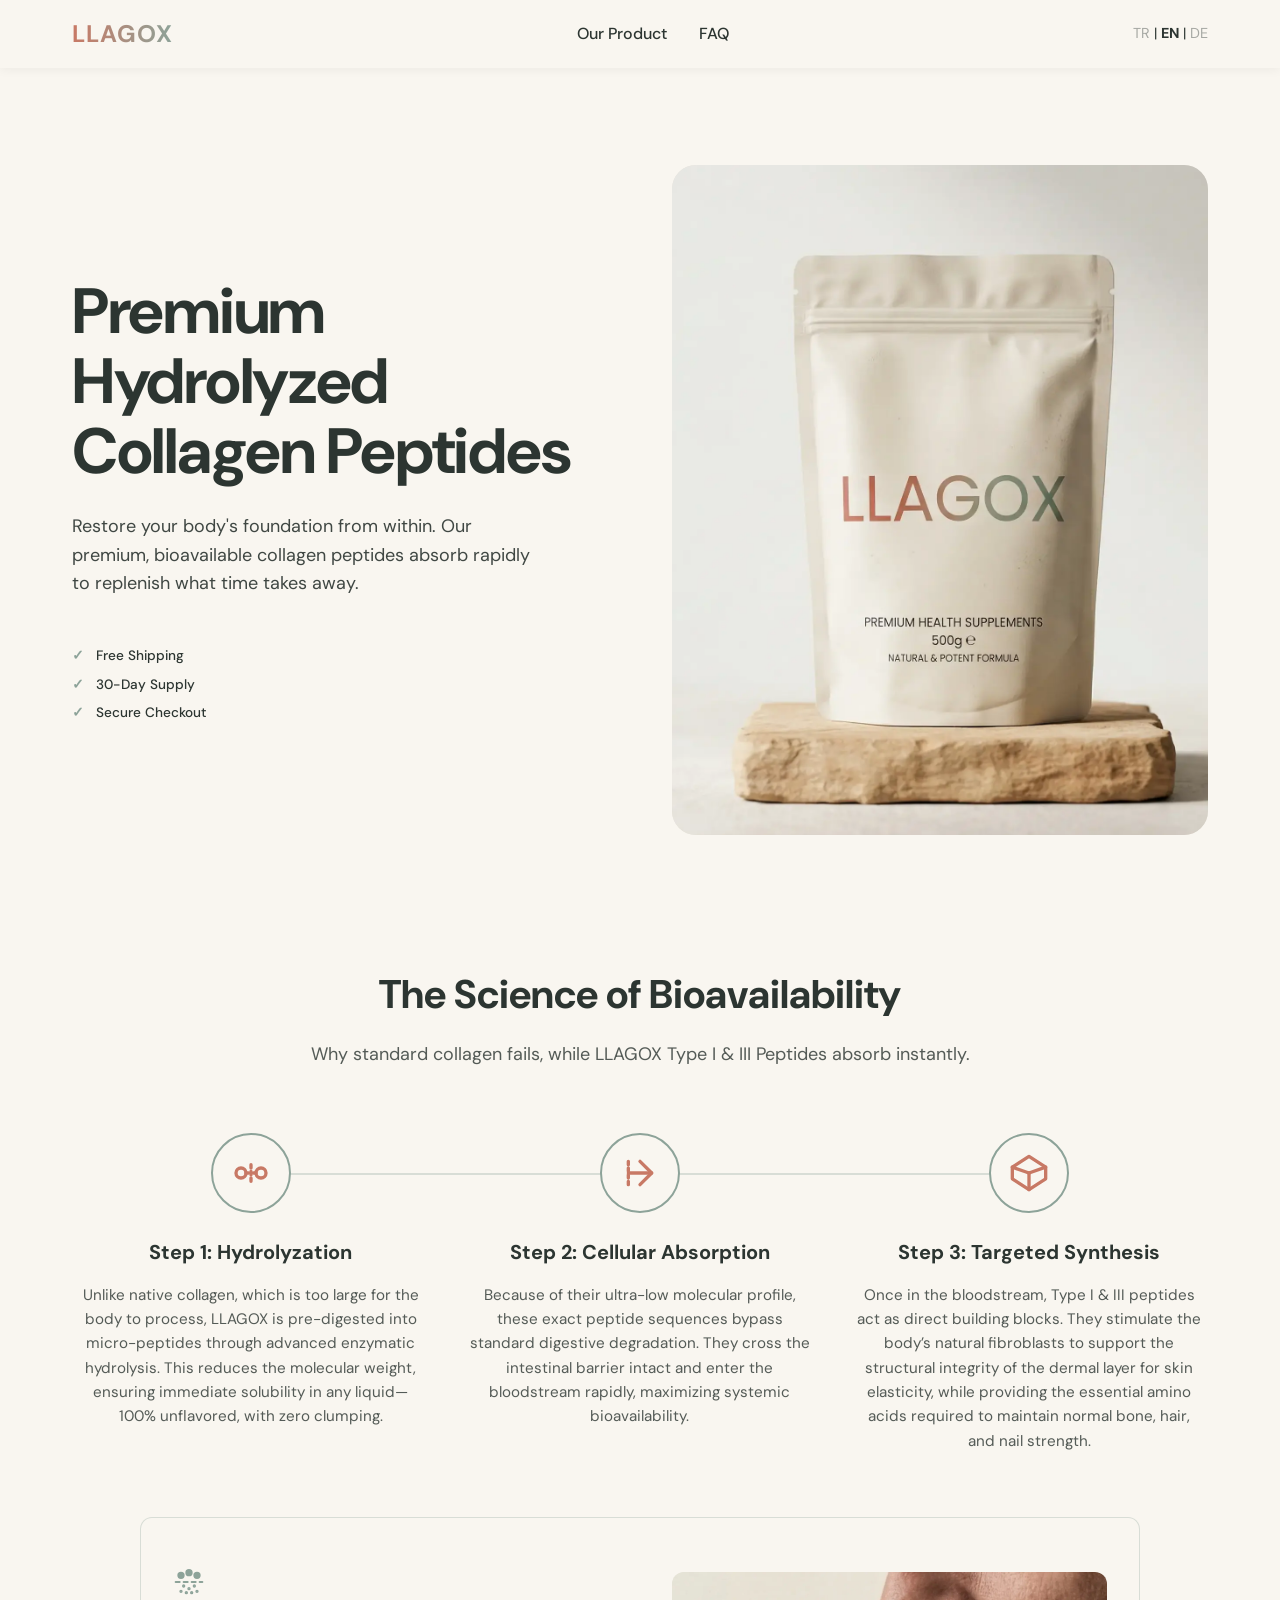
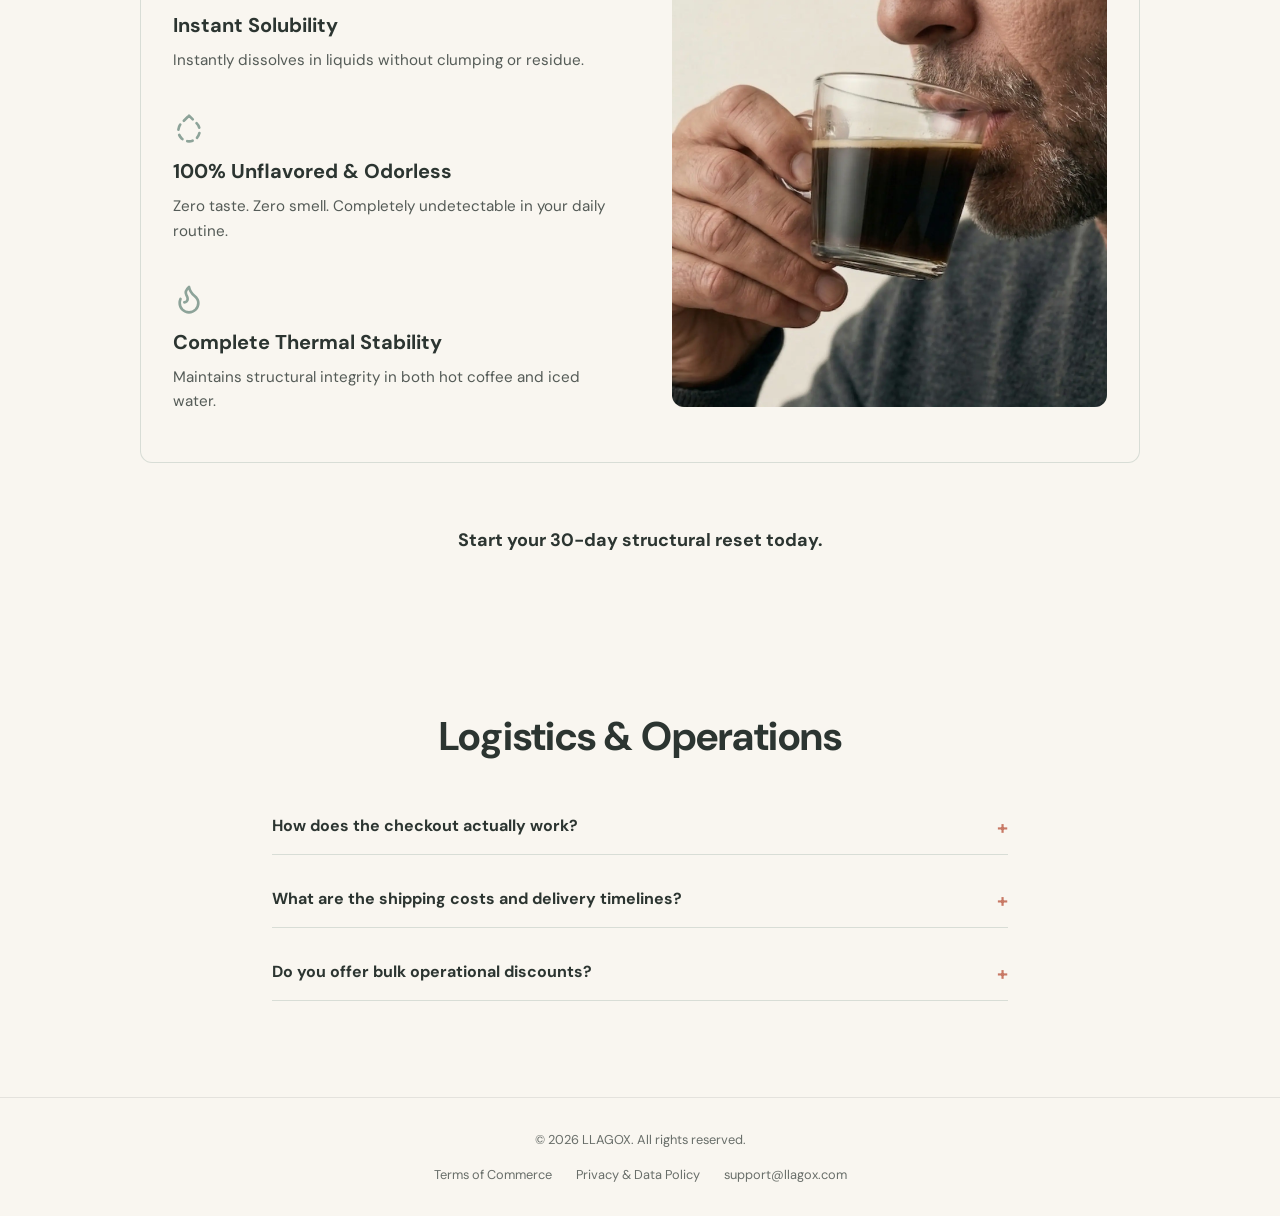
<file: index.html>
<!DOCTYPE html>
<html lang="en">
<head>
    <meta charset="UTF-8">

    <script>(function(w,d,s,l,i){w[l]=w[l]||[];w[l].push({'gtm.start':
    new Date().getTime(),event:'gtm.js'});var f=d.getElementsByTagName(s)[0],
    j=d.createElement(s),dl=l!='dataLayer'?'&l='+l:'';j.async=true;j.src=
    'https://www.googletagmanager.com/gtm.js?id='+i+dl;f.parentNode.insertBefore(j,f);
    })(window,document,'script','dataLayer','GTM-KFTH2M25');</script>

    <meta name="viewport" content="width=device-width, initial-scale=1.0">
    
    <title>LLAGOX | Premium Hydrolyzed Collagen Peptides</title>
    <meta name="description" content="LLAGOX: Vitality, distilled. Premium Hydrolyzed Collagen Peptides for skin elasticity and joint support.">
    
    <link rel="preconnect" href="https://fonts.googleapis.com">
    <link rel="preconnect" href="https://fonts.gstatic.com" crossorigin>
    <link href="https://fonts.googleapis.com/css2?family=DM+Sans:opsz,wght@9..40,400;9..40,500;9..40,700&display=swap" rel="stylesheet">
    
    <link rel="stylesheet" href="style.css">

    <script type="application/ld+json">
    {
      "@context": "https://schema.org/",
      "@type": "Product",
      "name": "Hydrolyzed Collagen Peptides Powder",
      "brand": {
        "@type": "Brand",
        "name": "LLAGOX"
      },
      "offers": {
        "@type": "Offer",
        "priceCurrency": "EUR",
        "price": "9.90",
        "availability": "https://schema.org/InStock"
      }
    }
    </script>
</head>
<body>

    <noscript><iframe src="https://www.googletagmanager.com/ns.html?id=GTM-KFTH2M25"
    height="0" width="0" style="display:none;visibility:hidden"></iframe></noscript>

    <header class="site-header">
        <nav class="main-nav">
            <a href="index.html" class="logo">LLAGOX</a>

            <ul class="nav-links">
                <li><a href="#product">Our Product</a></li>
                <li><a href="#faq">FAQ</a></li>
            </ul>

            <div class="nav-actions">
                <div class="lang-switch">
                    <span class="lang-disabled" title="Coming Soon">TR</span> | <span class="active">EN</span> | <span class="lang-disabled" title="Coming Soon">DE</span>
                </div>
                <a href="https://wa.me/905511085382?text=Hello%20LLAGOX%2C%0A%0AI%20would%20like%20to%20order%201x%20Premium%20Hydrolyzed%20Collagen%20Peptides%20%289.90%20EUR%29.%20Please%20send%20me%20the%20secure%20payment%20and%20shipping%20details." target="_blank" rel="noopener noreferrer" class="btn-cta" onclick="window.dataLayer = window.dataLayer || []; window.dataLayer.push({'event': 'initiate_checkout', 'value': 9.90, 'currency': 'EUR'});">Buy Now</a>
            </div>
        </nav>
    </header>

<main>
        <section class="hero">
            
            <div class="hero-content">
                <h1>Premium Hydrolyzed Collagen Peptides</h1>
                <p>Restore your body's foundation from within. Our premium, bioavailable collagen peptides absorb rapidly to replenish what time takes away.</p>
                
                <a href="https://wa.me/905511085382?text=Hello%20LLAGOX%2C%0A%0AI%20would%20like%20to%20order%201x%20Premium%20Hydrolyzed%20Collagen%20Peptides%20%289.90%20EUR%29.%20Please%20send%20me%20the%20secure%20payment%20and%20shipping%20details." target="_blank" rel="noopener noreferrer" class="btn-hero" onclick="window.dataLayer = window.dataLayer || []; window.dataLayer.push({'event': 'initiate_checkout', 'value': 9.90, 'currency': 'EUR'});">Buy Now via WhatsApp</a>
                
                <ul class="trust-anchors">
                    <li><span class="check">✓</span> Free Shipping</li>
                    <li><span class="check">✓</span> 30-Day Supply</li>
                    <li><span class="check">✓</span> Secure Checkout</li>
                </ul>
            </div>

            <div class="hero-visual">
                <img src="llagox-pouch-3d.webp" alt="LLAGOX Hydrolyzed Collagen Peptides Pouch" loading="lazy" class="product-render">
            </div>
            
        </section>

        <section class="activation-pathway" id="product">
            <div class="pathway-header">
                <h2>The Science of Bioavailability</h2>
                <p>Why standard collagen fails, while LLAGOX Type I & III Peptides absorb instantly.</p>
            </div>

            <div class="pathway-grid">
                <div class="pathway-step">
                    <div class="step-icon">
                        <svg viewBox="0 0 24 24" fill="none" stroke="currentColor" stroke-width="2" stroke-linecap="round" stroke-linejoin="round">
                            <circle cx="6" cy="12" r="3"></circle>
                            <circle cx="18" cy="12" r="3"></circle>
                            <path d="M9 12h1.5"></path>
                            <path d="M13.5 12h1.5"></path>
                            <line x1="12" y1="7" x2="12" y2="17" stroke-dasharray="2 2"></line>
                        </svg>
                    </div>
                    <h3>Step 1: Hydrolyzation</h3>
                    <p>Unlike native collagen, which is too large for the body to process, LLAGOX is pre-digested into micro-peptides through advanced enzymatic hydrolysis. This reduces the molecular weight, ensuring immediate solubility in any liquid—100% unflavored, with zero clumping.</p>
                </div>

                <div class="pathway-step">
                    <div class="step-icon">
                        <svg viewBox="0 0 24 24" fill="none" stroke="currentColor" stroke-width="2" stroke-linecap="round" stroke-linejoin="round">
                            <path d="M5 12h14"></path>
                            <path d="M12 5l7 7-7 7"></path>
                            <path d="M5 5v14" stroke-dasharray="2 2"></path>
                        </svg>
                    </div>
                    <h3>Step 2: Cellular Absorption</h3>
                    <p>Because of their ultra-low molecular profile, these exact peptide sequences bypass standard digestive degradation. They cross the intestinal barrier intact and enter the bloodstream rapidly, maximizing systemic bioavailability.</p>
                </div>

                <div class="pathway-step">
                    <div class="step-icon">
                        <svg viewBox="0 0 24 24" fill="none" stroke="currentColor" stroke-width="2" stroke-linecap="round" stroke-linejoin="round">
                            <polygon points="12 2 22 8.5 22 15.5 12 22 2 15.5 2 8.5 12 2"></polygon>
                            <line x1="12" y1="22" x2="12" y2="12"></line>
                            <line x1="22" y1="8.5" x2="12" y2="12"></line>
                            <line x1="2" y1="8.5" x2="12" y2="12"></line>
                        </svg>
                    </div>
                    <h3>Step 3: Targeted Synthesis</h3>
                    <p>Once in the bloodstream, Type I & III peptides act as direct building blocks. They stimulate the body’s natural fibroblasts to support the structural integrity of the dermal layer for skin elasticity, while providing the essential amino acids required to maintain normal bone, hair, and nail strength.</p>
                </div>
            </div>

	    <div class="integration-block">
                <div class="integration-layout">
                    
                    <div class="integration-traits">
                        <div class="trait">
                            <svg width="32" height="32" viewBox="0 0 24 24" fill="var(--accent-sage)" stroke="var(--accent-sage)" stroke-width="1.5" stroke-linecap="round" stroke-linejoin="round">
                                <line x1="2" y1="12" x2="22" y2="12" stroke-dasharray="3 3"></line>

                                <circle cx="12" cy="5" r="2"></circle>
                                <circle cx="6" cy="7" r="2"></circle>
                                <circle cx="18" cy="7" r="2"></circle>
                                
                                <circle cx="12" cy="17" r="0.5" fill="var(--accent-sage)"></circle>
                                <circle cx="8" cy="15" r="0.5" fill="var(--accent-sage)"></circle>
                                <circle cx="16" cy="15" r="0.5" fill="var(--accent-sage)"></circle>
                                <circle cx="6" cy="19" r="0.5" fill="var(--accent-sage)"></circle>
                                <circle cx="18" cy="19" r="0.5" fill="var(--accent-sage)"></circle>
                                <circle cx="10" cy="20" r="0.5" fill="var(--accent-sage)"></circle>
                                <circle cx="14" cy="20" r="0.5" fill="var(--accent-sage)"></circle>
                            </svg>
                            <h4>Instant Solubility</h4>
                            <p>Instantly dissolves in liquids without clumping or residue.</p>
                        </div>

                        <div class="trait">
                            <svg width="32" height="32" viewBox="0 0 24 24" fill="none" stroke="var(--accent-sage)" stroke-width="2" stroke-linecap="round" stroke-linejoin="round">
                                <path d="M12 2.69l5.66 5.66a8 8 0 1 1-11.31 0z" stroke-dasharray="4 4"></path>
                            </svg>
                            <h4>100% Unflavored & Odorless</h4>
                            <p>Zero taste. Zero smell. Completely undetectable in your daily routine.</p>
                        </div>

                        <div class="trait">
                            <svg width="32" height="32" viewBox="0 0 24 24" fill="none" stroke="var(--accent-sage)" stroke-width="2" stroke-linecap="round" stroke-linejoin="round">
                                <path d="M8.5 14.5A2.5 2.5 0 0 0 11 12c0-1.38-.5-2-1-3-1.072-2.143-.224-4.054 2-6 .5 2.5 2 4.9 4 6.5 2 1.6 3 3.5 3 5.5a7 7 0 1 1-14 0c0-1.105.22-2.126.614-3.036"></path>
                            </svg>
                            <h4>Complete Thermal Stability</h4>
                            <p>Maintains structural integrity in both hot coffee and iced water.</p>
                        </div>
                    </div>

                    <div class="integration-visual">
                        <img src="coffee-integration.webp" alt="LLAGOX dissolving seamlessly into morning coffee" loading="lazy" class="integration-img">
                    </div>

                </div>
            </div>

            <div class="pathway-cta">
                <p>Start your 30-day structural reset today.</p>
                <a href="https://wa.me/905511085382?text=Hello%20LLAGOX%2C%0A%0AI%20would%20like%20to%20order%201x%20Premium%20Hydrolyzed%20Collagen%20Peptides%20%289.90%20EUR%29.%20Please%20send%20me%20the%20secure%20payment%20and%20shipping%20details." target="_blank" rel="noopener noreferrer" class="btn-cta" onclick="window.dataLayer = window.dataLayer || []; window.dataLayer.push({'event': 'initiate_checkout', 'value': 9.90, 'currency': 'EUR'});">Buy Now</a>
            </div>

        </section>

        <section class="faq-logistics" id="faq">
            <h2>Logistics & Operations</h2>
            
            <details>
                <summary>How does the checkout actually work?</summary>
                <p>Send your request for 1x LLAGOX Pouch at 9.90 EUR via e-mail and our staff will get in contact with you soon.</p>
            </details>
            
            <details>
                <summary>What are the shipping costs and delivery timelines?</summary>
                <p>Shipping within The EU is 100% free and delivered within 1-2 business days via our fulfillment center. European Union shipments are dispatched from our Berlin node, carry a flat-rate operational cost of 4.90 EUR, and arrive within 3-5 business days.</p>
            </details>
            
            <details>
                <summary>Do you offer bulk operational discounts?</summary>
                <p>We currently do not offer bulk operational discounts.</p>
            </details>
        </section>

    </main>

    <footer class="site-footer">
        <div class="footer-content">
            <p>&copy; 2026 LLAGOX. All rights reserved.</p>
            <ul class="footer-links">
                <li><a href="legal.html">Terms of Commerce</a></li>
                <li><a href="privacy.html">Privacy & Data Policy</a></li>
                <li><a href="mailto:support@llagox.com">support@llagox.com</a></li>
            </ul>
        </div>
    </footer>

    <script src="main.js"></script>
</body>
</html>
</file>
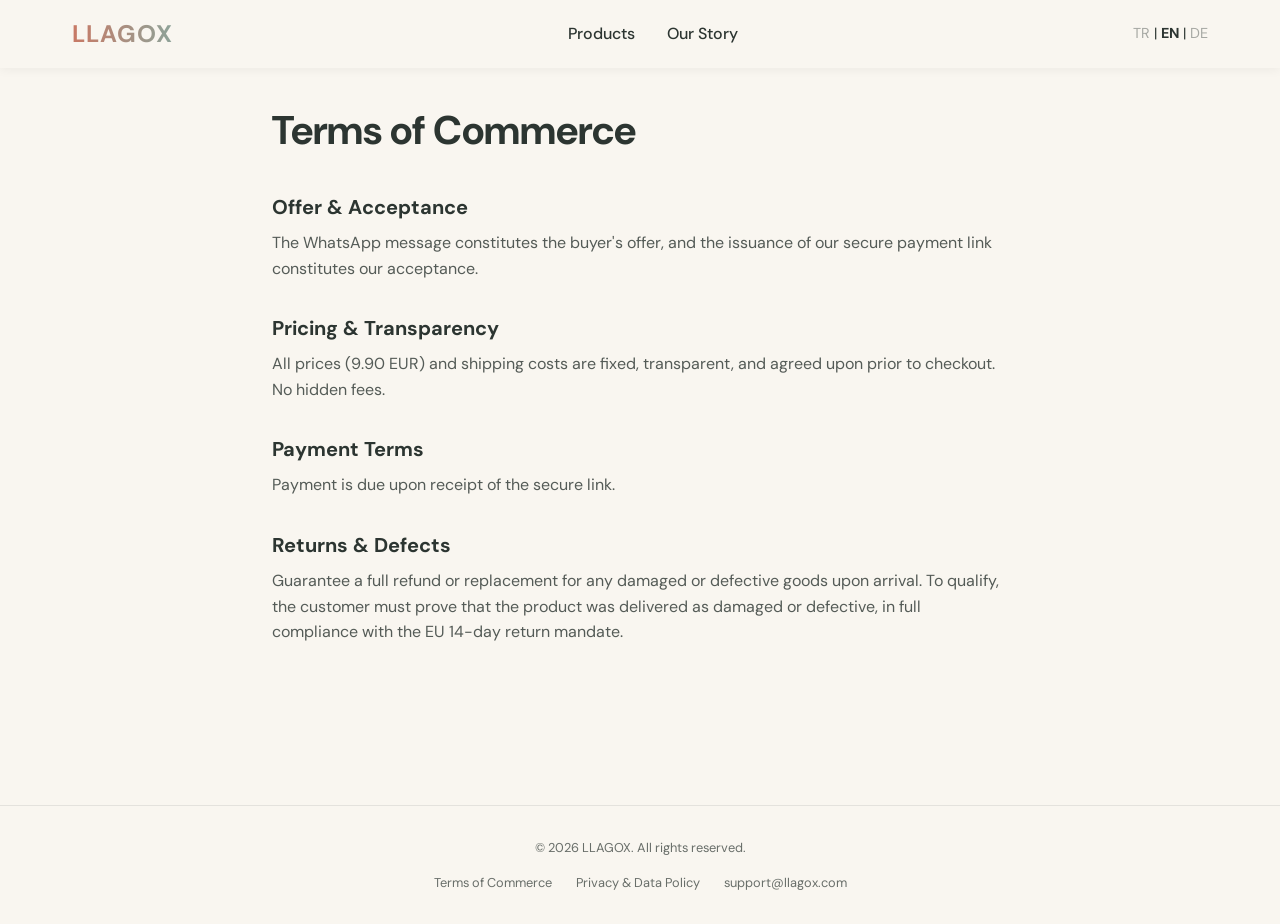
<file: legal.html>
<!DOCTYPE html>
<html lang="en">
<head>
    <meta charset="UTF-8">
    <meta name="viewport" content="width=device-width, initial-scale=1.0">
    
    <title>LLAGOX | Terms of Commerce</title>
    <meta name="description" content="LLAGOX Terms of Commerce. Secure, transparent, and compliant with EU Distance Selling Regulations and Islamic commercial jurisprudence.">
    
    <link rel="preconnect" href="https://fonts.googleapis.com">
    <link rel="preconnect" href="https://fonts.gstatic.com" crossorigin>
    <link href="https://fonts.googleapis.com/css2?family=DM+Sans:opsz,wght@9..40,400;9..40,500;9..40,700&display=swap" rel="stylesheet">
    
    <link rel="stylesheet" href="style.css">
    
    <style>
        .legal-doc {
            max-width: 800px;
            margin: 0 auto;
            padding: 100px 2rem 4rem; /* Accounts for fixed header */
        }
        .legal-doc h1 {
            font-size: 2.5rem;
            margin-bottom: 2rem;
            color: var(--text-dark);
        }
        .legal-doc h2 {
            font-size: 1.25rem;
            margin-top: 2rem;
            margin-bottom: 0.5rem;
            color: var(--text-dark);
        }
        .legal-doc p {
            font-size: 1rem;
            color: var(--text-dark);
            opacity: 0.8;
            line-height: 1.6;
        }
    </style>
</head>
<body>
    <header class="site-header">
        <nav class="main-nav">
            <a href="index.html" class="logo">LLAGOX</a>

            <ul class="nav-links">
                <li><a href="products.html">Products</a></li>
                <li><a href="story.html">Our Story</a></li>
            </ul>

            <div class="nav-actions">
                <div class="lang-switch">
                    <span class="lang-disabled" title="Coming Soon">TR</span> | <span class="active">EN</span> | <span class="lang-disabled" title="Coming Soon">DE</span>
                </div>
                <a href="https://wa.me/905511085382?text=Hello%20LLAGOX.%20I%20would%20like%20to%20order%201x%20Premium%20Hydrolyzed%20Collagen%20Peptides%20%289.90%20EUR%29.%20Please%20send%20me%20the%20secure%20payment%20and%20shipping%20details." target="_blank" rel="noopener noreferrer" class="btn-cta">Buy Now</a>
            </div>
        </nav>
    </header>

    <main class="legal-doc">
        <h1>Terms of Commerce</h1>

        <h2>Offer & Acceptance</h2>
        <p>The WhatsApp message constitutes the buyer's offer, and the issuance of our secure payment link constitutes our acceptance.</p>

        <h2>Pricing & Transparency</h2>
        <p>All prices (9.90 EUR) and shipping costs are fixed, transparent, and agreed upon prior to checkout. No hidden fees.</p>

        <h2>Payment Terms</h2>
        <p>Payment is due upon receipt of the secure link.</p>

        <h2>Returns & Defects</h2>
        <p>Guarantee a full refund or replacement for any damaged or defective goods upon arrival. To qualify, the customer must prove that the product was delivered as damaged or defective, in full compliance with the EU 14-day return mandate.</p>
    </main>

    <footer class="site-footer">
        <div class="footer-content">
            <p>&copy; 2026 LLAGOX. All rights reserved.</p>
            <ul class="footer-links">
                <li><a href="legal-shariah.html">Terms of Commerce</a></li>
                <li><a href="privacy-shariah.html">Privacy & Data Policy</a></li>
                <li><a href="mailto:support@llagox.com">support@llagox.com</a></li>
            </ul>
        </div>
    </footer>

    <script src="main.js"></script>
</body>
</html>
</file>
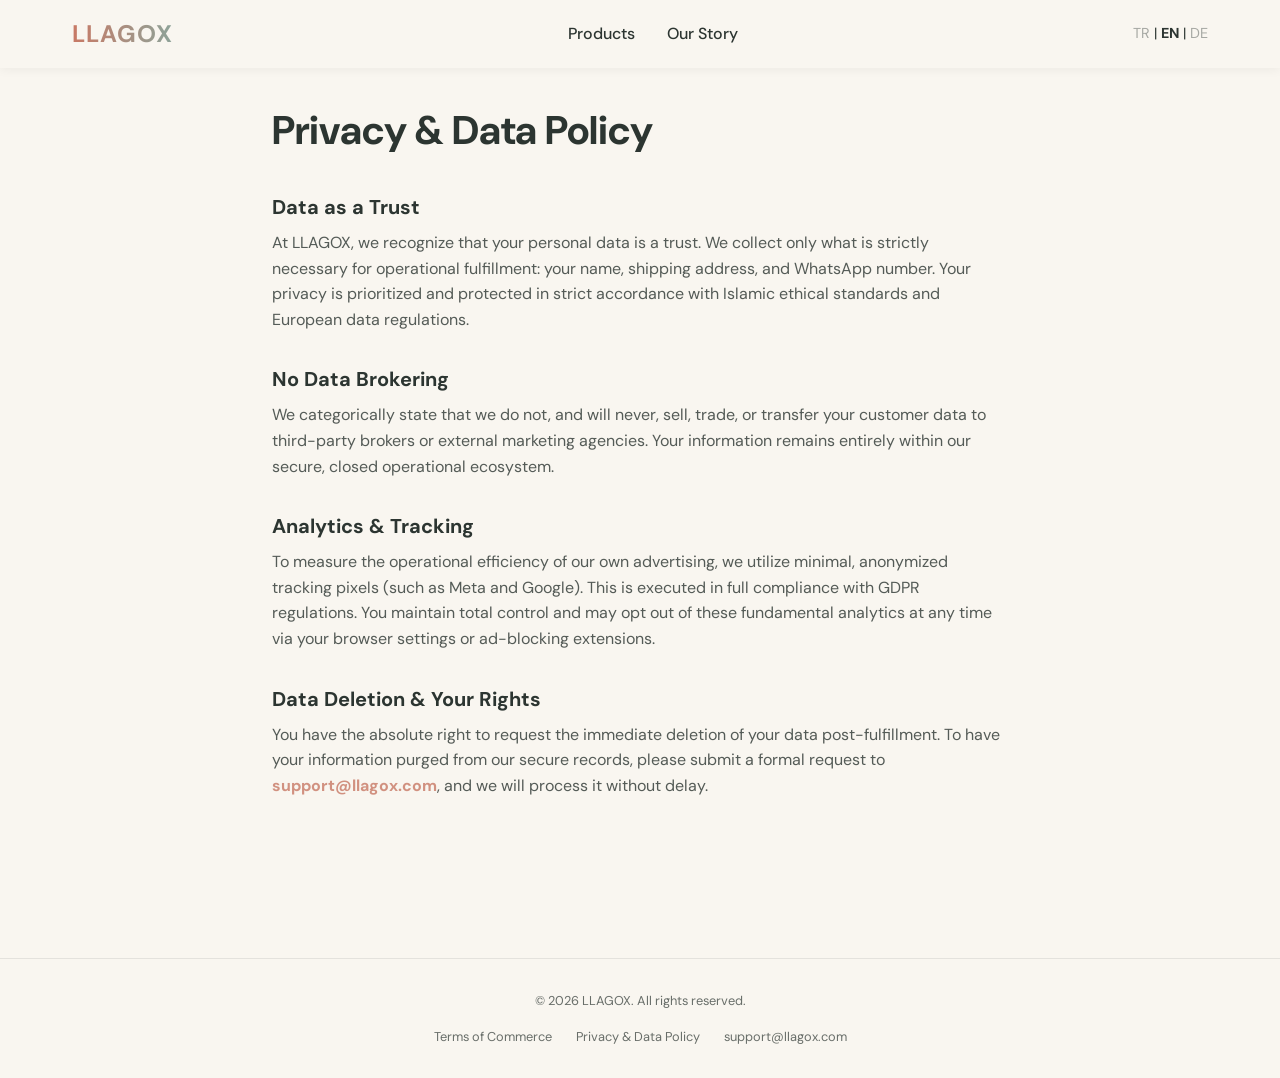
<file: privacy.html>
<!DOCTYPE html>
<html lang="en">
<head>
    <meta charset="UTF-8">
    <meta name="viewport" content="width=device-width, initial-scale=1.0">
    
    <title>LLAGOX | Privacy & Data Policy</title>
    <meta name="description" content="LLAGOX Privacy Policy. We treat your data as a trust, fully compliant with GDPR and Islamic ethical standards.">
    
    <link rel="preconnect" href="https://fonts.googleapis.com">
    <link rel="preconnect" href="https://fonts.gstatic.com" crossorigin>
    <link href="https://fonts.googleapis.com/css2?family=DM+Sans:opsz,wght@9..40,400;9..40,500;9..40,700&display=swap" rel="stylesheet">
    
    <link rel="stylesheet" href="style.css">
    
    <style>
        .legal-doc {
            max-width: 800px;
            margin: 0 auto;
            padding: 100px 2rem 4rem; /* Accounts for fixed header */
        }
        .legal-doc h1 {
            font-size: 2.5rem;
            margin-bottom: 2rem;
            color: var(--text-dark);
        }
        .legal-doc h2 {
            font-size: 1.25rem;
            margin-top: 2rem;
            margin-bottom: 0.5rem;
            color: var(--text-dark);
        }
        .legal-doc p {
            font-size: 1rem;
            color: var(--text-dark);
            opacity: 0.8;
            line-height: 1.6;
        }
    </style>
</head>
<body>
    <header class="site-header">
        <nav class="main-nav">
            <a href="index.html" class="logo">LLAGOX</a>

            <ul class="nav-links">
                <li><a href="products.html">Products</a></li>
                <li><a href="story.html">Our Story</a></li>
            </ul>

            <div class="nav-actions">
                <div class="lang-switch">
                    <span class="lang-disabled" title="Coming Soon">TR</span> | <span class="active">EN</span> | <span class="lang-disabled" title="Coming Soon">DE</span>
                </div>
                <a href="https://wa.me/905511085382?text=Hello%20LLAGOX.%20I%20would%20like%20to%20order%201x%20Premium%20Hydrolyzed%20Collagen%20Peptides%20%289.90%20EUR%29.%20Please%20send%20me%20the%20secure%20payment%20and%20shipping%20details." target="_blank" rel="noopener noreferrer" class="btn-cta">Buy Now</a>
            </div>
        </nav>
    </header>

    <main class="legal-doc">
        <h1>Privacy & Data Policy</h1>

        <h2>Data as a Trust</h2>
        <p>At LLAGOX, we recognize that your personal data is a trust. We collect only what is strictly necessary for operational fulfillment: your name, shipping address, and WhatsApp number. Your privacy is prioritized and protected in strict accordance with Islamic ethical standards and European data regulations.</p>

        <h2>No Data Brokering</h2>
        <p>We categorically state that we do not, and will never, sell, trade, or transfer your customer data to third-party brokers or external marketing agencies. Your information remains entirely within our secure, closed operational ecosystem.</p>

        <h2>Analytics & Tracking</h2>
        <p>To measure the operational efficiency of our own advertising, we utilize minimal, anonymized tracking pixels (such as Meta and Google). This is executed in full compliance with GDPR regulations. You maintain total control and may opt out of these fundamental analytics at any time via your browser settings or ad-blocking extensions.</p>

        <h2>Data Deletion & Your Rights</h2>
        <p>You have the absolute right to request the immediate deletion of your data post-fulfillment. To have your information purged from our secure records, please submit a formal request to <a href="mailto:support@llagox.com" style="color: var(--action-terracotta); text-decoration: none; font-weight: 700;">support@llagox.com</a>, and we will process it without delay.</p>
    </main>

    <footer class="site-footer">
        <div class="footer-content">
            <p>&copy; 2026 LLAGOX. All rights reserved.</p>
            <ul class="footer-links">
                <li><a href="legal-shariah.html">Terms of Commerce</a></li>
                <li><a href="privacy-shariah.html">Privacy & Data Policy</a></li>
                <li><a href="mailto:support@llagox.com">support@llagox.com</a></li>
            </ul>
        </div>
    </footer>

    <script src="main.js"></script>
</body>
</html>
</file>
<file: style.css>
/* Enable Native SPA Scrolling & Disable Scroll Anchoring */
html, body {
    scroll-behavior: smooth;
    overflow-anchor: none;
}

/* Core Variables & Palette */
:root {
    --bg-sand: #F9F6F0;
    --accent-sage: #8DA399;
    --action-terracotta: #C87965;
    --text-dark: #2C3531;
}

/* Universal Reset */
*, *::before, *::after {
    margin: 0;
    padding: 0;
    box-sizing: border-box;
}

/* Base Body Styles */
body {
    font-family: 'DM Sans', sans-serif;
    background-color: var(--bg-sand);
    color: var(--text-dark);
    -webkit-font-smoothing: antialiased;
    -moz-osx-font-smoothing: grayscale;
    line-height: 1.5;
}

/* =========================================
   Header & Navigation
   ========================================= */

.site-header {
    position: fixed;
    top: 0;
    width: 100%;
    background-color: var(--bg-sand);
    box-shadow: 0 2px 10px rgba(0, 0, 0, 0.05);
    z-index: 1000;
    transition: transform 0.3s ease-in-out;
}

/* Smart Sticky Hidden State */
.nav-hidden {
    transform: translateY(-100%);
}

.main-nav {
    display: flex;
    justify-content: space-between;
    align-items: center;
    padding: 1rem 2rem;
    max-width: 1200px;
    margin: 0 auto;
}

/* Gradient Text Logo */
.logo {
    font-size: 1.5rem;
    font-weight: 700;
    text-decoration: none;
    background: linear-gradient(to right, var(--action-terracotta), var(--accent-sage));
    -webkit-background-clip: text;
    -webkit-text-fill-color: transparent;
    letter-spacing: 1px;
}

.nav-links {
    display: flex;
    gap: 2rem;
    list-style: none;
}

.nav-links a {
    text-decoration: none;
    color: var(--text-dark);
    font-weight: 500;
    transition: opacity 0.2s ease;
}

.nav-links a:hover {
    opacity: 0.7;
}

.nav-actions {
    display: flex;
    align-items: center;
    gap: 1.5rem;
}

/* Language Switcher */
.lang-switch {
    font-size: 0.9rem;
    color: var(--text-dark);
}

.lang-switch a {
    text-decoration: none;
    color: var(--text-dark);
    transition: opacity 0.2s ease;
}

.lang-switch a:hover {
    opacity: 0.7;
}

.lang-switch .active {
    font-weight: 700;
}

/* Disabled Language State */
.lang-disabled {
    cursor: not-allowed;
    opacity: 0.4;
    font-size: 0.9rem;
    color: var(--text-dark);
}

/* CTA Button */
.btn-cta {
    background-color: var(--action-terracotta);
    color: var(--bg-sand);
    padding: 0.6rem 1.5rem;
    text-decoration: none;
    border-radius: 4px;
    font-weight: 700;
    transition: background-color 0.2s ease, transform 0.2s ease;
}

.btn-cta:hover {
    background-color: #b56a57; /* Slightly darker terracotta */
    transform: translateY(-1px);
}

/* =========================================
   Hero Section
   ========================================= */

/* Offset the fixed header (approx 80px) */
main {
    padding-top: 100px;
}

/* Container layout: Split 50/50 on desktop */
.hero {
    display: flex;
    align-items: center;
    justify-content: space-between;
    max-width: 1200px;
    margin: 0 auto;
    padding: 4rem 2rem;
    gap: 4rem;
    min-height: calc(100vh - 100px); /* Creates a full-screen landing feel */
}

/* Left Column: Typography & Spacing */
.hero-content {
    flex: 1;
    display: flex;
    flex-direction: column;
    align-items: flex-start;
    gap: 1.5rem;
}

/* Massive, commanding SEO headline */
.hero-content h1 {
    font-size: clamp(2.5rem, 5vw, 4rem); /* Responsive scaling */
    font-weight: 700;
    color: var(--text-dark);
    line-height: 1.1;
    letter-spacing: -0.02em;
}

.hero-content p {
    font-size: 1.125rem;
    color: var(--text-dark);
    opacity: 0.9;
    max-width: 480px;
    line-height: 1.6;
}

/* Primary Conversion CTA */
.btn-hero {
    display: inline-block;
    background-color: var(--action-terracotta);
    color: var(--bg-sand);
    padding: 1rem 2rem;
    font-size: 1.125rem;
    font-weight: 700;
    text-decoration: none;
    border-radius: 8px;
    box-shadow: 0 4px 14px rgba(200, 121, 101, 0.3);
    transition: transform 0.2s ease, box-shadow 0.2s ease;
    margin-top: 0.5rem;
}

.btn-hero:hover {
    transform: translateY(-2px);
    box-shadow: 0 6px 20px rgba(200, 121, 101, 0.4);
}

/* Trust Anchors List */
.trust-anchors {
    list-style: none;
    display: flex;
    flex-direction: column;
    gap: 0.5rem;
    margin-top: 1.5rem;
    font-size: 0.85rem;
    font-weight: 500;
    color: var(--text-dark);
}

.trust-anchors .check {
    color: var(--accent-sage);
    font-weight: 700;
    margin-right: 0.5rem;
}

/* Right Column: 3D Visual Placeholder */
.hero-visual {
    flex: 1;
    width: 100%;
    aspect-ratio: 4 / 5;
    background-color: #F0EBE1; /* Slightly darker sand tone for depth */
    border-radius: 24px;
    box-shadow: inset 0 10px 30px rgba(0, 0, 0, 0.03); /* Soft inner shadow */
    display: flex;
    align-items: center;
    justify-content: center;
    position: relative;
    overflow: hidden; /* NEW: Clips the image to respect the border-radius */
}

/* Constrain and fit the 3D render within the visual box */
.product-render {
    width: 100%;
    height: 100%;
    object-fit: cover; /* Forces the image to fill the box, cropping excess width */
    object-position: center; /* Keeps the pouch dead center during the crop */
    display: block; 
}

/* Mobile Responsiveness (Stacked Layout) */
@media (max-width: 768px) {

    /* Mobile Header Rescue: Hide clutter, force edge alignment */
    .nav-links, 
    .lang-switch {
        display: none;
    }

    .hero {
        flex-direction: column;
        padding: 2rem 1.5rem;
        gap: 3rem;
        text-align: center;
        min-height: auto;
    }

    .hero-content {
        align-items: center; /* Center everything on mobile */
    }

    .hero-content h1 {
        font-size: 2.5rem;
    }

    .trust-anchors {
        align-items: center; 
    }
}

/* =========================================
   Activation Pathway (Benefits & Science)
   ========================================= */

.activation-pathway {
    padding: 4rem 2rem;
    max-width: 1200px;
    margin: 0 auto;
    text-align: center;
}

.pathway-header {
    margin-bottom: 4rem;
    max-width: 700px;
    margin-left: auto;
    margin-right: auto;
}

.pathway-header h2 {
    font-size: clamp(2rem, 4vw, 2.5rem);
    color: var(--text-dark);
    margin-bottom: 1rem;
}

.pathway-header p {
    font-size: 1.125rem;
    color: var(--text-dark);
    opacity: 0.8;
    line-height: 1.6;
}

/* Mobile-First Stack */
.pathway-grid {
    display: grid;
    grid-template-columns: 1fr;
    gap: 3rem;
    position: relative;
    z-index: 1;
}

.pathway-step {
    display: flex;
    flex-direction: column;
    align-items: center;
    position: relative;
}

.step-icon {
    width: 80px;
    height: 80px;
    background-color: var(--bg-sand);
    border-radius: 50%;
    display: flex;
    align-items: center;
    justify-content: center;
    margin-bottom: 1.5rem;
    border: 2px solid var(--accent-sage);
    position: relative;
    z-index: 2; /* Sits above the connecting line */
}

.step-icon svg {
    width: 40px;
    height: 40px;
    stroke: var(--action-terracotta);
}

.pathway-step h3 {
    font-size: 1.25rem;
    color: var(--text-dark);
    margin-bottom: 1rem;
}

.pathway-step p {
    font-size: 0.95rem;
    color: var(--text-dark);
    opacity: 0.8;
    line-height: 1.6;
    max-width: 350px;
}

/* Desktop: 3-Column Timeline Layout */
@media (min-width: 768px) {
    .pathway-grid {
        grid-template-columns: repeat(3, 1fr);
        gap: 2rem;
    }

    /* Subtle Connecting Timeline Line */
    .pathway-step:not(:last-child)::after {
        content: '';
        position: absolute;
        top: 40px; /* Aligns precisely with the vertical center of the 80px icon */
        left: 50%;
        width: 100%;
        height: 2px;
        background-color: var(--accent-sage);
        opacity: 0.3;
        z-index: -1;
    }
}

/* =========================================
   Frictionless Integration Block
   ========================================= */

.integration-block {
    max-width: 1000px; /* Expanded from 700px to accommodate the split */
    margin: 4rem auto 0;
    padding: 3rem 2rem;
    border: 1px solid rgba(141, 163, 153, 0.3);
    border-radius: 12px;
    background-color: var(--bg-sand);
}

/* Desktop Split Layout */
.integration-layout {
    display: flex;
    align-items: center;
    gap: 4rem;
}

/* Left: Traits Stack */
.integration-traits {
    flex: 1;
    display: flex;
    flex-direction: column;
    gap: 2.5rem;
}

.trait {
    display: flex;
    flex-direction: column;
    align-items: flex-start;
    text-align: left;
}

.trait svg {
    margin-bottom: 0.75rem;
}

.trait h4 {
    font-size: 1.25rem;
    color: var(--text-dark);
    margin-bottom: 0.5rem;
}

.trait p {
    font-size: 0.95rem;
    color: var(--text-dark);
    opacity: 0.8;
    line-height: 1.6;
}

/* Right: Visual Constraint & Cropping */
.integration-visual {
    flex: 1;
    width: 100%;
    aspect-ratio: 1 / 1; /* Creates a perfect square for the photo */
    border-radius: 12px;
    overflow: hidden; /* Ensures image respects the border-radius */
    box-shadow: inset 0 4px 15px rgba(0, 0, 0, 0.05);
}

.integration-img {
    width: 100%;
    height: 100%;
    object-fit: cover; /* Dynamically crops the image to fill the square */
    object-position: center; /* Keeps the focus centered */
    display: block;
}

/* Mobile Responsiveness: Stack Image on Top */
@media (max-width: 768px) {
    .integration-block {
        padding: 2rem 1.5rem;
    }
    
    .integration-layout {
        flex-direction: column-reverse; /* Flips the DOM order visually */
        gap: 2.5rem;
    }
}

/* Secondary CTA Block */
.pathway-cta {
    text-align: center;
    margin-top: 4rem;
}

.pathway-cta p {
    font-size: 1.125rem;
    font-weight: 700;
    color: var(--text-dark);
    margin-bottom: 1.5rem;
}

/* =========================================
   FAQ & Logistics
   ========================================= */

.faq-logistics {
    max-width: 800px;
    margin: 4rem auto;
    padding: 0 2rem;
}

.faq-logistics h2 {
    font-size: clamp(2rem, 4vw, 2.5rem);
    color: var(--text-dark);
    margin-bottom: 2rem;
    text-align: center;
}

.faq-logistics details {
    margin-bottom: 1rem;
    border-bottom: 1px solid rgba(141, 163, 153, 0.3); /* Subtle accent-sage border */
}

.faq-logistics summary {
    font-weight: 700;
    color: var(--text-dark);
    cursor: pointer;
    padding: 1rem 0;
    transition: opacity 0.2s ease;
    outline: none;
    list-style: none; /* Removes default triangle in some modern browsers */
}

/* Customizing the summary marker for a cleaner UI */
.faq-logistics summary::-webkit-details-marker {
    display: none; /* Removes default triangle in Safari/Chrome */
}

.faq-logistics summary::after {
    content: '+';
    float: right;
    font-size: 1.2rem;
    color: var(--action-terracotta);
}

.faq-logistics details[open] summary::after {
    content: '-';
}

.faq-logistics summary:hover {
    opacity: 0.7;
}

.faq-logistics p {
    padding: 0 0 1.5rem 0;
    color: var(--text-dark);
    opacity: 0.8;
    line-height: 1.6;
    font-size: 0.95rem;
}

/* =========================================
   Global Footer
   ========================================= */

.site-footer {
    margin-top: 6rem;
    padding: 2rem;
    border-top: 1px solid rgba(44, 53, 49, 0.1); /* Faint text-dark border */
    background-color: var(--bg-sand);
}

.footer-content {
    max-width: 1200px;
    margin: 0 auto;
    display: flex;
    flex-direction: column;
    align-items: center;
    gap: 1rem;
    text-align: center;
    font-size: 0.8rem; /* Microscopic scale */
    color: var(--text-dark);
    opacity: 0.7;
}

.footer-links {
    display: flex;
    gap: 1.5rem;
    list-style: none;
    flex-wrap: wrap;
    justify-content: center;
}

.footer-links a {
    color: var(--text-dark);
    text-decoration: none;
    transition: opacity 0.2s ease;
}

.footer-links a:hover {
    opacity: 1;
    text-decoration: underline;
}

/* Temporary Lockdown: Hide all WhatsApp CTA buttons */
.btn-cta,
.btn-hero {
    display: none !important;
}
</file>
